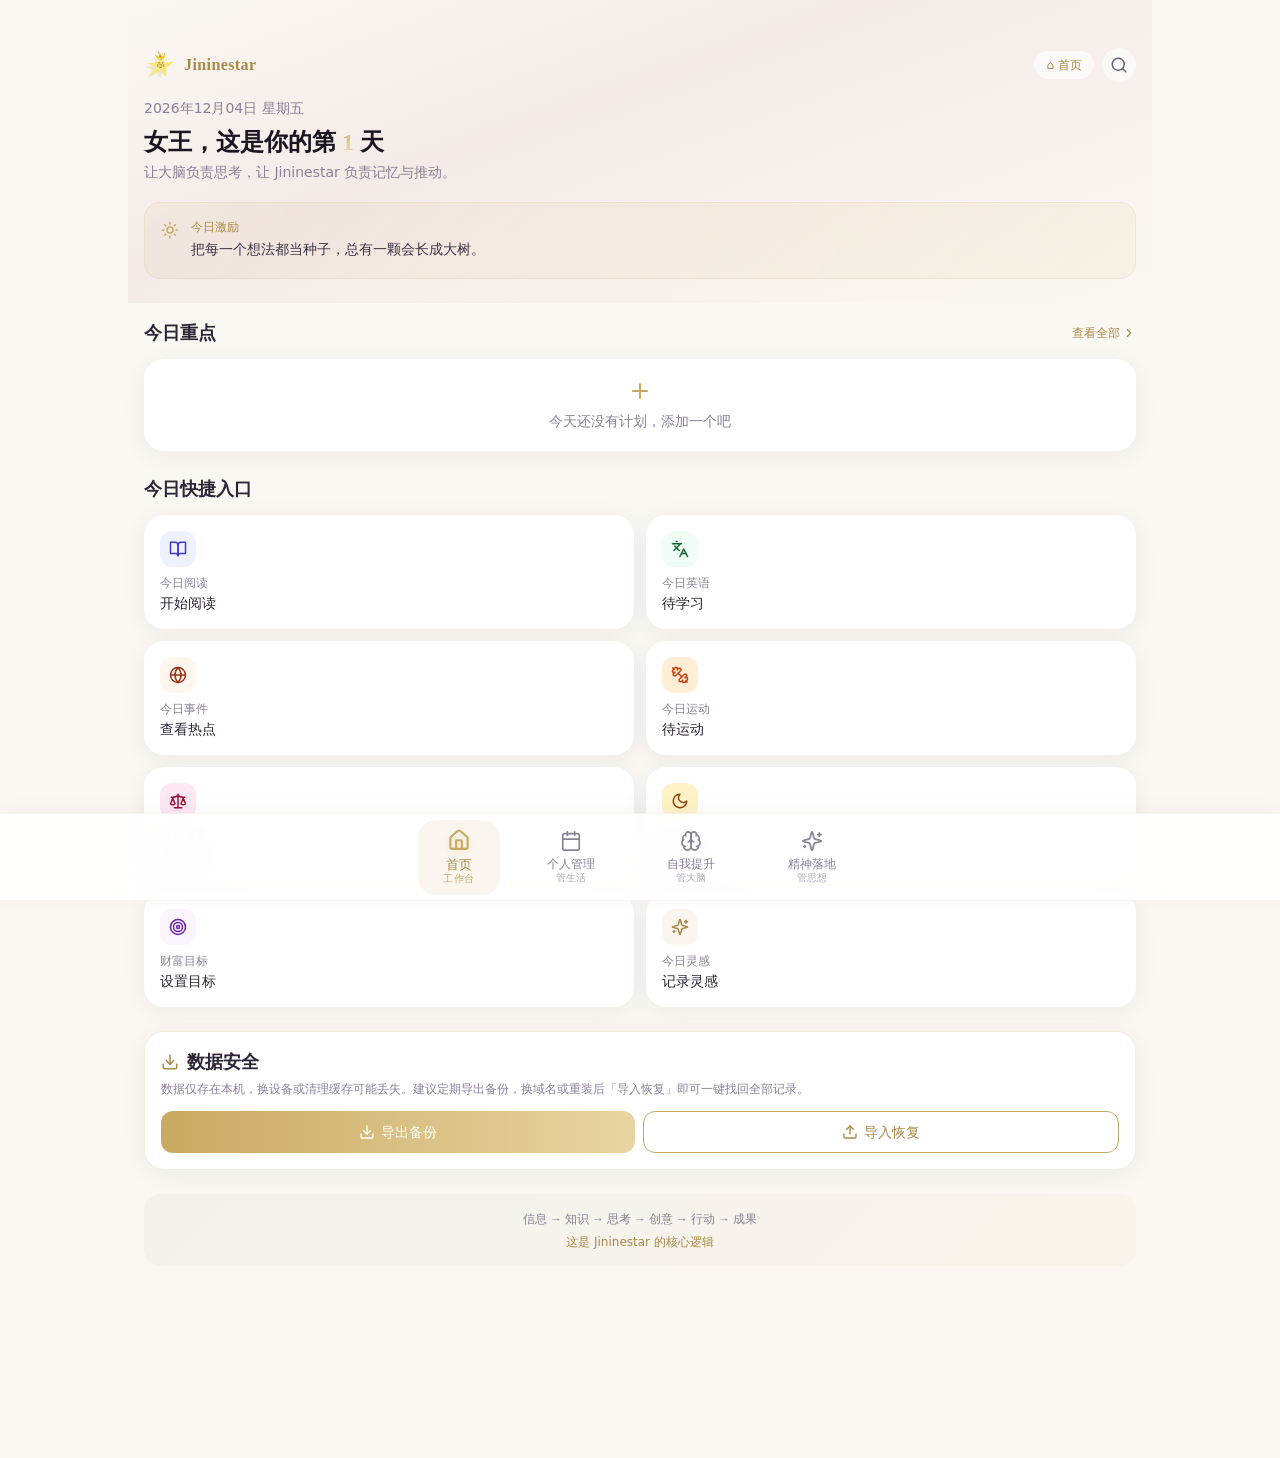
<file: index.html>
<!DOCTYPE html>
<html lang="zh-CN">
  <head>
    <meta charset="UTF-8" />
    <link rel="icon" type="image/png" href="./favicon-32.png" />
    <link rel="apple-touch-icon" href="./apple-touch-icon.png" />
    <link rel="manifest" href="./manifest.json" />
    <meta name="viewport" content="width=device-width, initial-scale=1.0, maximum-scale=1.0, user-scalable=no, viewport-fit=cover" />
    <meta name="theme-color" content="#FBF8F3" />
    <meta name="background-color" content="#FBF8F3" />
    <meta name="apple-mobile-web-app-capable" content="yes" />
    <meta name="apple-mobile-web-app-status-bar-style" content="default" />
    <meta name="apple-mobile-web-app-title" content="Jininestar" />
    <meta name="mobile-web-app-capable" content="yes" />
    <meta name="application-name" content="Jininestar" />
    <meta name="description" content="个人大脑与生活管理工作台" />
    <link rel="apple-touch-startup-image" href="./apple-splash-1290-2796.png" media="(device-width: 430px) and (device-height: 932px) and (-webkit-device-pixel-ratio: 3) and (orientation: portrait)" />
    <link rel="apple-touch-startup-image" href="./apple-splash-1179-2556.png" media="(device-width: 393px) and (device-height: 852px) and (-webkit-device-pixel-ratio: 3) and (orientation: portrait)" />
    <link rel="apple-touch-startup-image" href="./apple-splash-1170-2532.png" media="(device-width: 390px) and (device-height: 844px) and (-webkit-device-pixel-ratio: 3) and (orientation: portrait)" />
    <link rel="apple-touch-startup-image" href="./apple-splash-1125-2436.png" media="(device-width: 375px) and (device-height: 812px) and (-webkit-device-pixel-ratio: 3) and (orientation: portrait)" />
    <link rel="apple-touch-startup-image" href="./apple-splash-750-1334.png" media="(device-width: 375px) and (device-height: 667px) and (-webkit-device-pixel-ratio: 2) and (orientation: portrait)" />
    <link rel="apple-touch-startup-image" href="./apple-splash-1242-2208.png" media="(device-width: 414px) and (device-height: 736px) and (-webkit-device-pixel-ratio: 3) and (orientation: portrait)" />
    <title>Jininestar | 个人大脑与生活管理工作台</title>
    <style>
      /* 自绘启动屏覆盖层：1s 后由 main.jsx 触发淡出（与 iOS 系统启动屏 apple-splash-* 同步） */
      #__splash__ {
        position: fixed;
        inset: 0;
        z-index: 9999;
        background: #FBF8F3;
        display: flex;
        align-items: center;
        justify-content: center;
        opacity: 1;
        transition: opacity 0.4s ease;
        pointer-events: none;
      }
      #__splash__.is-fading { opacity: 0; }
      #__splash__ img {
        width: 100%;
        height: 100%;
        -o-object-fit: cover;
           object-fit: cover;
        display: block;
      }
    </style>
    <script type="module" crossorigin src="./assets/index-BQ5hcGul.js"></script>
    <link rel="stylesheet" crossorigin href="./assets/index-ClM014xU.css">
  </head>
  <body>
    <div id="__splash__" aria-hidden="true">
      <img src="./splash.png" alt="Jininestar" decoding="async">
    </div>
    <div id="root"></div>
  </body>
</html>
</file>
<file: assets/index-ClM014xU.css>
*,:before,:after{--tw-border-spacing-x: 0;--tw-border-spacing-y: 0;--tw-translate-x: 0;--tw-translate-y: 0;--tw-rotate: 0;--tw-skew-x: 0;--tw-skew-y: 0;--tw-scale-x: 1;--tw-scale-y: 1;--tw-pan-x: ;--tw-pan-y: ;--tw-pinch-zoom: ;--tw-scroll-snap-strictness: proximity;--tw-gradient-from-position: ;--tw-gradient-via-position: ;--tw-gradient-to-position: ;--tw-ordinal: ;--tw-slashed-zero: ;--tw-numeric-figure: ;--tw-numeric-spacing: ;--tw-numeric-fraction: ;--tw-ring-inset: ;--tw-ring-offset-width: 0px;--tw-ring-offset-color: #fff;--tw-ring-color: rgb(59 130 246 / .5);--tw-ring-offset-shadow: 0 0 #0000;--tw-ring-shadow: 0 0 #0000;--tw-shadow: 0 0 #0000;--tw-shadow-colored: 0 0 #0000;--tw-blur: ;--tw-brightness: ;--tw-contrast: ;--tw-grayscale: ;--tw-hue-rotate: ;--tw-invert: ;--tw-saturate: ;--tw-sepia: ;--tw-drop-shadow: ;--tw-backdrop-blur: ;--tw-backdrop-brightness: ;--tw-backdrop-contrast: ;--tw-backdrop-grayscale: ;--tw-backdrop-hue-rotate: ;--tw-backdrop-invert: ;--tw-backdrop-opacity: ;--tw-backdrop-saturate: ;--tw-backdrop-sepia: ;--tw-contain-size: ;--tw-contain-layout: ;--tw-contain-paint: ;--tw-contain-style: }::backdrop{--tw-border-spacing-x: 0;--tw-border-spacing-y: 0;--tw-translate-x: 0;--tw-translate-y: 0;--tw-rotate: 0;--tw-skew-x: 0;--tw-skew-y: 0;--tw-scale-x: 1;--tw-scale-y: 1;--tw-pan-x: ;--tw-pan-y: ;--tw-pinch-zoom: ;--tw-scroll-snap-strictness: proximity;--tw-gradient-from-position: ;--tw-gradient-via-position: ;--tw-gradient-to-position: ;--tw-ordinal: ;--tw-slashed-zero: ;--tw-numeric-figure: ;--tw-numeric-spacing: ;--tw-numeric-fraction: ;--tw-ring-inset: ;--tw-ring-offset-width: 0px;--tw-ring-offset-color: #fff;--tw-ring-color: rgb(59 130 246 / .5);--tw-ring-offset-shadow: 0 0 #0000;--tw-ring-shadow: 0 0 #0000;--tw-shadow: 0 0 #0000;--tw-shadow-colored: 0 0 #0000;--tw-blur: ;--tw-brightness: ;--tw-contrast: ;--tw-grayscale: ;--tw-hue-rotate: ;--tw-invert: ;--tw-saturate: ;--tw-sepia: ;--tw-drop-shadow: ;--tw-backdrop-blur: ;--tw-backdrop-brightness: ;--tw-backdrop-contrast: ;--tw-backdrop-grayscale: ;--tw-backdrop-hue-rotate: ;--tw-backdrop-invert: ;--tw-backdrop-opacity: ;--tw-backdrop-saturate: ;--tw-backdrop-sepia: ;--tw-contain-size: ;--tw-contain-layout: ;--tw-contain-paint: ;--tw-contain-style: }*,:before,:after{box-sizing:border-box;border-width:0;border-style:solid;border-color:#e5e7eb}:before,:after{--tw-content: ""}html,:host{line-height:1.5;-webkit-text-size-adjust:100%;-moz-tab-size:4;-o-tab-size:4;tab-size:4;font-family:PingFang SC,Microsoft YaHei,Hiragino Sans GB,-apple-system,system-ui,sans-serif;font-feature-settings:normal;font-variation-settings:normal;-webkit-tap-highlight-color:transparent}body{margin:0;line-height:inherit}hr{height:0;color:inherit;border-top-width:1px}abbr:where([title]){-webkit-text-decoration:underline dotted;text-decoration:underline dotted}h1,h2,h3,h4,h5,h6{font-size:inherit;font-weight:inherit}a{color:inherit;text-decoration:inherit}b,strong{font-weight:bolder}code,kbd,samp,pre{font-family:ui-monospace,SFMono-Regular,Menlo,Monaco,Consolas,Liberation Mono,Courier New,monospace;font-feature-settings:normal;font-variation-settings:normal;font-size:1em}small{font-size:80%}sub,sup{font-size:75%;line-height:0;position:relative;vertical-align:baseline}sub{bottom:-.25em}sup{top:-.5em}table{text-indent:0;border-color:inherit;border-collapse:collapse}button,input,optgroup,select,textarea{font-family:inherit;font-feature-settings:inherit;font-variation-settings:inherit;font-size:100%;font-weight:inherit;line-height:inherit;letter-spacing:inherit;color:inherit;margin:0;padding:0}button,select{text-transform:none}button,input:where([type=button]),input:where([type=reset]),input:where([type=submit]){-webkit-appearance:button;background-color:transparent;background-image:none}:-moz-focusring{outline:auto}:-moz-ui-invalid{box-shadow:none}progress{vertical-align:baseline}::-webkit-inner-spin-button,::-webkit-outer-spin-button{height:auto}[type=search]{-webkit-appearance:textfield;outline-offset:-2px}::-webkit-search-decoration{-webkit-appearance:none}::-webkit-file-upload-button{-webkit-appearance:button;font:inherit}summary{display:list-item}blockquote,dl,dd,h1,h2,h3,h4,h5,h6,hr,figure,p,pre{margin:0}fieldset{margin:0;padding:0}legend{padding:0}ol,ul,menu{list-style:none;margin:0;padding:0}dialog{padding:0}textarea{resize:vertical}input::-moz-placeholder,textarea::-moz-placeholder{opacity:1;color:#9ca3af}input::placeholder,textarea::placeholder{opacity:1;color:#9ca3af}button,[role=button]{cursor:pointer}:disabled{cursor:default}img,svg,video,canvas,audio,iframe,embed,object{display:block;vertical-align:middle}img,video{max-width:100%;height:auto}[hidden]:where(:not([hidden=until-found])){display:none}*{-webkit-tap-highlight-color:transparent;box-sizing:border-box}html{-webkit-text-size-adjust:100%;scroll-behavior:smooth}body{margin:0;padding:0;font-family:PingFang SC,Microsoft YaHei,Hiragino Sans GB,-apple-system,system-ui,sans-serif;background:#fbf8f3;color:#1a1520;-webkit-font-smoothing:antialiased;-moz-osx-font-smoothing:grayscale;overscroll-behavior:none}#root{min-height:100vh;min-height:100dvh}::-webkit-scrollbar{width:4px;height:4px}::-webkit-scrollbar-track{background:transparent}::-webkit-scrollbar-thumb{background:#c9a9614d;border-radius:4px}::-webkit-scrollbar-thumb:hover{background:#c9a96180}.brand-gradient-text{background:linear-gradient(135deg,#c9a961,#e8d5a3,#c9a961);background-size:200% 100%;-webkit-background-clip:text;-webkit-text-fill-color:transparent;background-clip:text;animation:shimmer 3s linear infinite}.gold-card{background:linear-gradient(135deg,#c9a96114,#e8d5a31f);border:1px solid rgba(201,169,97,.2)}.btn-primary{background:linear-gradient(135deg,#c9a961,#a88947);color:#fff;font-weight:500;border-radius:.875rem;transition:all .3s ease;box-shadow:0 4px 14px #c9a9614d}.btn-primary:hover{transform:translateY(-1px);box-shadow:0 6px 20px #c9a96166}.btn-primary:active{transform:translateY(0)}.btn-ghost{background:#c9a96114;color:#a88947;font-weight:500;border-radius:.875rem;transition:all .25s ease;border:1px solid rgba(201,169,97,.15)}.btn-ghost:hover{background:#c9a96124}.tag{display:inline-flex;align-items:center;padding:.15rem .6rem;border-radius:9999px;font-size:.7rem;font-weight:500;line-height:1.4}.input-field{width:100%;padding:.7rem 1rem;border-radius:.75rem;border:1.5px solid #ede9f0;background:#fff;font-size:.95rem;color:#1a1520;transition:all .25s ease;outline:none;height:2.875rem;min-height:2.875rem;box-sizing:border-box;line-height:1.4}.input-field[type=date],.input-field[type=time]{-webkit-appearance:none;-moz-appearance:none;appearance:none;padding-top:.55rem;padding-bottom:.55rem}.input-field:focus{border-color:#c9a961;box-shadow:0 0 0 3px #c9a9611f}.input-field::-moz-placeholder{color:#b0a8b8}.input-field::placeholder{color:#b0a8b8}.card{background:#fff;border-radius:1.25rem;box-shadow:0 4px 24px #1a15200f;transition:all .3s ease}.section-title{font-family:Songti SC,SimSun,STSong,Georgia,serif;font-weight:600;color:#2d2535}.safe-bottom{padding-bottom:env(safe-area-inset-bottom,0px)}.no-scrollbar::-webkit-scrollbar{display:none}.no-scrollbar{-ms-overflow-style:none;scrollbar-width:none}.pointer-events-none{pointer-events:none}.pointer-events-auto{pointer-events:auto}.static{position:static}.fixed{position:fixed}.absolute{position:absolute}.relative{position:relative}.sticky{position:sticky}.inset-0{top:0;right:0;bottom:0;left:0}.-right-1{right:-.25rem}.-right-1\.5{right:-.375rem}.-top-1{top:-.25rem}.-top-1\.5{top:-.375rem}.bottom-0{bottom:0}.bottom-1{bottom:.25rem}.bottom-24{bottom:6rem}.left-0{left:0}.left-0\.5{left:.125rem}.left-3{left:.75rem}.right-0{right:0}.right-1{right:.25rem}.right-2{right:.5rem}.right-3{right:.75rem}.right-4{right:1rem}.top-0{top:0}.top-0\.5{top:.125rem}.top-1{top:.25rem}.top-1\/2{top:50%}.top-2{top:.5rem}.top-3{top:.75rem}.z-10{z-index:10}.z-20{z-index:20}.z-30{z-index:30}.z-40{z-index:40}.z-50{z-index:50}.z-\[100\]{z-index:100}.z-\[110\]{z-index:110}.z-\[200\]{z-index:200}.mx-auto{margin-left:auto;margin-right:auto}.mb-0\.5{margin-bottom:.125rem}.mb-1{margin-bottom:.25rem}.mb-1\.5{margin-bottom:.375rem}.mb-2{margin-bottom:.5rem}.mb-3{margin-bottom:.75rem}.mb-4{margin-bottom:1rem}.mb-5{margin-bottom:1.25rem}.mb-6{margin-bottom:1.5rem}.mb-8{margin-bottom:2rem}.ml-1{margin-left:.25rem}.ml-2{margin-left:.5rem}.ml-8{margin-left:2rem}.ml-auto{margin-left:auto}.mr-0\.5{margin-right:.125rem}.mr-1{margin-right:.25rem}.mr-3{margin-right:.75rem}.mt-0\.5{margin-top:.125rem}.mt-1{margin-top:.25rem}.mt-1\.5{margin-top:.375rem}.mt-2{margin-top:.5rem}.mt-3{margin-top:.75rem}.mt-4{margin-top:1rem}.mt-5{margin-top:1.25rem}.mt-6{margin-top:1.5rem}.mt-8{margin-top:2rem}.line-clamp-1{overflow:hidden;display:-webkit-box;-webkit-box-orient:vertical;-webkit-line-clamp:1}.line-clamp-2{overflow:hidden;display:-webkit-box;-webkit-box-orient:vertical;-webkit-line-clamp:2}.line-clamp-3{overflow:hidden;display:-webkit-box;-webkit-box-orient:vertical;-webkit-line-clamp:3}.block{display:block}.inline-block{display:inline-block}.inline{display:inline}.flex{display:flex}.inline-flex{display:inline-flex}.grid{display:grid}.hidden{display:none}.aspect-\[3\/4\]{aspect-ratio:3/4}.aspect-square{aspect-ratio:1 / 1}.h-1{height:.25rem}.h-1\.5{height:.375rem}.h-10{height:2.5rem}.h-12{height:3rem}.h-14{height:3.5rem}.h-16{height:4rem}.h-2{height:.5rem}.h-20{height:5rem}.h-24{height:6rem}.h-28{height:7rem}.h-4{height:1rem}.h-5{height:1.25rem}.h-6{height:1.5rem}.h-7{height:1.75rem}.h-8{height:2rem}.h-9{height:2.25rem}.h-full{height:100%}.max-h-\[82vh\]{max-height:82vh}.min-h-\[40vh\]{min-height:40vh}.min-h-screen{min-height:100vh}.w-0\.5{width:.125rem}.w-1{width:.25rem}.w-10{width:2.5rem}.w-11{width:2.75rem}.w-12{width:3rem}.w-14{width:3.5rem}.w-16{width:4rem}.w-20{width:5rem}.w-4{width:1rem}.w-5{width:1.25rem}.w-6{width:1.5rem}.w-7{width:1.75rem}.w-8{width:2rem}.w-9{width:2.25rem}.w-\[72px\]{width:72px}.w-full{width:100%}.min-w-0{min-width:0px}.min-w-\[20px\]{min-width:20px}.max-w-lg{max-width:32rem}.max-w-md{max-width:28rem}.max-w-sm{max-width:24rem}.max-w-xs{max-width:20rem}.flex-1{flex:1 1 0%}.flex-shrink-0,.shrink-0{flex-shrink:0}.-translate-y-1\/2{--tw-translate-y: -50%;transform:translate(var(--tw-translate-x),var(--tw-translate-y)) rotate(var(--tw-rotate)) skew(var(--tw-skew-x)) skewY(var(--tw-skew-y)) scaleX(var(--tw-scale-x)) scaleY(var(--tw-scale-y))}.translate-x-5{--tw-translate-x: 1.25rem;transform:translate(var(--tw-translate-x),var(--tw-translate-y)) rotate(var(--tw-rotate)) skew(var(--tw-skew-x)) skewY(var(--tw-skew-y)) scaleX(var(--tw-scale-x)) scaleY(var(--tw-scale-y))}.scale-105{--tw-scale-x: 1.05;--tw-scale-y: 1.05;transform:translate(var(--tw-translate-x),var(--tw-translate-y)) rotate(var(--tw-rotate)) skew(var(--tw-skew-x)) skewY(var(--tw-skew-y)) scaleX(var(--tw-scale-x)) scaleY(var(--tw-scale-y))}.scale-95{--tw-scale-x: .95;--tw-scale-y: .95;transform:translate(var(--tw-translate-x),var(--tw-translate-y)) rotate(var(--tw-rotate)) skew(var(--tw-skew-x)) skewY(var(--tw-skew-y)) scaleX(var(--tw-scale-x)) scaleY(var(--tw-scale-y))}.transform{transform:translate(var(--tw-translate-x),var(--tw-translate-y)) rotate(var(--tw-rotate)) skew(var(--tw-skew-x)) skewY(var(--tw-skew-y)) scaleX(var(--tw-scale-x)) scaleY(var(--tw-scale-y))}.animate-fade-in{animation:fadeIn .5s ease-out}@keyframes spin{to{transform:rotate(360deg)}}.animate-spin{animation:spin 1s linear infinite}.cursor-not-allowed{cursor:not-allowed}.cursor-pointer{cursor:pointer}.resize-none{resize:none}.resize{resize:both}.grid-cols-2{grid-template-columns:repeat(2,minmax(0,1fr))}.grid-cols-3{grid-template-columns:repeat(3,minmax(0,1fr))}.grid-cols-7{grid-template-columns:repeat(7,minmax(0,1fr))}.flex-col{flex-direction:column}.flex-wrap{flex-wrap:wrap}.items-start{align-items:flex-start}.items-end{align-items:flex-end}.items-center{align-items:center}.items-baseline{align-items:baseline}.justify-center{justify-content:center}.justify-between{justify-content:space-between}.justify-around{justify-content:space-around}.gap-0\.5{gap:.125rem}.gap-1{gap:.25rem}.gap-1\.5{gap:.375rem}.gap-2{gap:.5rem}.gap-2\.5{gap:.625rem}.gap-3{gap:.75rem}.gap-4{gap:1rem}.gap-6{gap:1.5rem}.space-y-0\.5>:not([hidden])~:not([hidden]){--tw-space-y-reverse: 0;margin-top:calc(.125rem * calc(1 - var(--tw-space-y-reverse)));margin-bottom:calc(.125rem * var(--tw-space-y-reverse))}.space-y-1>:not([hidden])~:not([hidden]){--tw-space-y-reverse: 0;margin-top:calc(.25rem * calc(1 - var(--tw-space-y-reverse)));margin-bottom:calc(.25rem * var(--tw-space-y-reverse))}.space-y-1\.5>:not([hidden])~:not([hidden]){--tw-space-y-reverse: 0;margin-top:calc(.375rem * calc(1 - var(--tw-space-y-reverse)));margin-bottom:calc(.375rem * var(--tw-space-y-reverse))}.space-y-2>:not([hidden])~:not([hidden]){--tw-space-y-reverse: 0;margin-top:calc(.5rem * calc(1 - var(--tw-space-y-reverse)));margin-bottom:calc(.5rem * var(--tw-space-y-reverse))}.space-y-2\.5>:not([hidden])~:not([hidden]){--tw-space-y-reverse: 0;margin-top:calc(.625rem * calc(1 - var(--tw-space-y-reverse)));margin-bottom:calc(.625rem * var(--tw-space-y-reverse))}.space-y-3>:not([hidden])~:not([hidden]){--tw-space-y-reverse: 0;margin-top:calc(.75rem * calc(1 - var(--tw-space-y-reverse)));margin-bottom:calc(.75rem * var(--tw-space-y-reverse))}.space-y-4>:not([hidden])~:not([hidden]){--tw-space-y-reverse: 0;margin-top:calc(1rem * calc(1 - var(--tw-space-y-reverse)));margin-bottom:calc(1rem * var(--tw-space-y-reverse))}.self-stretch{align-self:stretch}.overflow-hidden{overflow:hidden}.overflow-x-auto{overflow-x:auto}.overflow-y-auto{overflow-y:auto}.truncate{overflow:hidden;text-overflow:ellipsis;white-space:nowrap}.whitespace-nowrap{white-space:nowrap}.whitespace-pre-line{white-space:pre-line}.whitespace-pre-wrap{white-space:pre-wrap}.break-all{word-break:break-all}.rounded-2xl{border-radius:1rem}.rounded-3xl{border-radius:1.5rem}.rounded-full{border-radius:9999px}.rounded-lg{border-radius:.5rem}.rounded-md{border-radius:.375rem}.rounded-xl{border-radius:.75rem}.rounded-t-3xl{border-top-left-radius:1.5rem;border-top-right-radius:1.5rem}.rounded-t-md{border-top-left-radius:.375rem;border-top-right-radius:.375rem}.border{border-width:1px}.border-2{border-width:2px}.border-b{border-bottom-width:1px}.border-t{border-top-width:1px}.border-dashed{border-style:dashed}.border-brand-goldSoft{border-color:#c9a9611f}.border-green-100{--tw-border-opacity: 1;border-color:rgb(220 252 231 / var(--tw-border-opacity, 1))}.border-ink-100{--tw-border-opacity: 1;border-color:rgb(237 233 240 / var(--tw-border-opacity, 1))}.border-ink-200{--tw-border-opacity: 1;border-color:rgb(212 205 217 / var(--tw-border-opacity, 1))}.border-ink-50{--tw-border-opacity: 1;border-color:rgb(247 245 249 / var(--tw-border-opacity, 1))}.border-pink-300{--tw-border-opacity: 1;border-color:rgb(249 168 212 / var(--tw-border-opacity, 1))}.border-white\/20{border-color:#fff3}.bg-amber-100{--tw-bg-opacity: 1;background-color:rgb(254 243 199 / var(--tw-bg-opacity, 1))}.bg-amber-50{--tw-bg-opacity: 1;background-color:rgb(255 251 235 / var(--tw-bg-opacity, 1))}.bg-amber-500{--tw-bg-opacity: 1;background-color:rgb(245 158 11 / var(--tw-bg-opacity, 1))}.bg-black\/30{background-color:#0000004d}.bg-black\/40{background-color:#0006}.bg-black\/50{background-color:#00000080}.bg-brand-gold{--tw-bg-opacity: 1;background-color:rgb(201 169 97 / var(--tw-bg-opacity, 1))}.bg-brand-gold\/10{background-color:#c9a9611a}.bg-brand-gold\/20{background-color:#c9a96133}.bg-brand-goldSoft{background-color:#c9a9611f}.bg-cream{--tw-bg-opacity: 1;background-color:rgb(251 248 243 / var(--tw-bg-opacity, 1))}.bg-cream\/50{background-color:#fbf8f380}.bg-cream\/60{background-color:#fbf8f399}.bg-gray-100{--tw-bg-opacity: 1;background-color:rgb(243 244 246 / var(--tw-bg-opacity, 1))}.bg-green-50{--tw-bg-opacity: 1;background-color:rgb(240 253 244 / var(--tw-bg-opacity, 1))}.bg-green-500{--tw-bg-opacity: 1;background-color:rgb(34 197 94 / var(--tw-bg-opacity, 1))}.bg-ink-100{--tw-bg-opacity: 1;background-color:rgb(237 233 240 / var(--tw-bg-opacity, 1))}.bg-ink-200{--tw-bg-opacity: 1;background-color:rgb(212 205 217 / var(--tw-bg-opacity, 1))}.bg-ink-50{--tw-bg-opacity: 1;background-color:rgb(247 245 249 / var(--tw-bg-opacity, 1))}.bg-ink-700{--tw-bg-opacity: 1;background-color:rgb(61 53 72 / var(--tw-bg-opacity, 1))}.bg-orange-50{--tw-bg-opacity: 1;background-color:rgb(255 247 237 / var(--tw-bg-opacity, 1))}.bg-pink-100{--tw-bg-opacity: 1;background-color:rgb(252 231 243 / var(--tw-bg-opacity, 1))}.bg-pink-50{--tw-bg-opacity: 1;background-color:rgb(253 242 248 / var(--tw-bg-opacity, 1))}.bg-pink-500{--tw-bg-opacity: 1;background-color:rgb(236 72 153 / var(--tw-bg-opacity, 1))}.bg-purple-50{--tw-bg-opacity: 1;background-color:rgb(250 245 255 / var(--tw-bg-opacity, 1))}.bg-red-50{--tw-bg-opacity: 1;background-color:rgb(254 242 242 / var(--tw-bg-opacity, 1))}.bg-red-500{--tw-bg-opacity: 1;background-color:rgb(239 68 68 / var(--tw-bg-opacity, 1))}.bg-white{--tw-bg-opacity: 1;background-color:rgb(255 255 255 / var(--tw-bg-opacity, 1))}.bg-white\/10{background-color:#ffffff1a}.bg-white\/60{background-color:#fff9}.bg-white\/70{background-color:#ffffffb3}.bg-white\/80{background-color:#fffc}.bg-white\/90{background-color:#ffffffe6}.bg-white\/95{background-color:#fffffff2}.fill-current{fill:currentColor}.object-cover{-o-object-fit:cover;object-fit:cover}.p-1{padding:.25rem}.p-1\.5{padding:.375rem}.p-2{padding:.5rem}.p-2\.5{padding:.625rem}.p-3{padding:.75rem}.p-4{padding:1rem}.p-5{padding:1.25rem}.p-6{padding:1.5rem}.px-1{padding-left:.25rem;padding-right:.25rem}.px-2{padding-left:.5rem;padding-right:.5rem}.px-2\.5{padding-left:.625rem;padding-right:.625rem}.px-3{padding-left:.75rem;padding-right:.75rem}.px-4{padding-left:1rem;padding-right:1rem}.px-5{padding-left:1.25rem;padding-right:1.25rem}.px-6{padding-left:1.5rem;padding-right:1.5rem}.px-8{padding-left:2rem;padding-right:2rem}.py-0\.5{padding-top:.125rem;padding-bottom:.125rem}.py-1{padding-top:.25rem;padding-bottom:.25rem}.py-1\.5{padding-top:.375rem;padding-bottom:.375rem}.py-12{padding-top:3rem;padding-bottom:3rem}.py-16{padding-top:4rem;padding-bottom:4rem}.py-2{padding-top:.5rem;padding-bottom:.5rem}.py-2\.5{padding-top:.625rem;padding-bottom:.625rem}.py-3{padding-top:.75rem;padding-bottom:.75rem}.py-3\.5{padding-top:.875rem;padding-bottom:.875rem}.py-4{padding-top:1rem;padding-bottom:1rem}.py-8{padding-top:2rem;padding-bottom:2rem}.pb-2{padding-bottom:.5rem}.pb-20{padding-bottom:5rem}.pb-3{padding-bottom:.75rem}.pb-32{padding-bottom:8rem}.pb-4{padding-bottom:1rem}.pb-6{padding-bottom:1.5rem}.pb-8{padding-bottom:2rem}.pl-10{padding-left:2.5rem}.pl-3{padding-left:.75rem}.pl-9{padding-left:2.25rem}.pr-1{padding-right:.25rem}.pr-16{padding-right:4rem}.pr-4{padding-right:1rem}.pt-1{padding-top:.25rem}.pt-12{padding-top:3rem}.pt-16{padding-top:4rem}.pt-2{padding-top:.5rem}.pt-3{padding-top:.75rem}.pt-4{padding-top:1rem}.pt-6{padding-top:1.5rem}.text-left{text-align:left}.text-center{text-align:center}.text-right{text-align:right}.font-serif{font-family:Songti SC,SimSun,STSong,Georgia,serif}.text-2xl{font-size:1.5rem;line-height:2rem}.text-3xl{font-size:1.875rem;line-height:2.25rem}.text-4xl{font-size:2.25rem;line-height:2.5rem}.text-\[10px\]{font-size:10px}.text-\[11px\]{font-size:11px}.text-\[8px\]{font-size:8px}.text-base{font-size:1rem;line-height:1.5rem}.text-lg{font-size:1.125rem;line-height:1.75rem}.text-sm{font-size:.875rem;line-height:1.25rem}.text-xl{font-size:1.25rem;line-height:1.75rem}.text-xs{font-size:.75rem;line-height:1rem}.font-bold{font-weight:700}.font-medium{font-weight:500}.font-semibold{font-weight:600}.italic{font-style:italic}.leading-none{line-height:1}.leading-relaxed{line-height:1.625}.leading-snug{line-height:1.375}.leading-tight{line-height:1.25}.tracking-wide{letter-spacing:.025em}.text-amber-500{--tw-text-opacity: 1;color:rgb(245 158 11 / var(--tw-text-opacity, 1))}.text-amber-600{--tw-text-opacity: 1;color:rgb(217 119 6 / var(--tw-text-opacity, 1))}.text-amber-700{--tw-text-opacity: 1;color:rgb(180 83 9 / var(--tw-text-opacity, 1))}.text-brand-gold{--tw-text-opacity: 1;color:rgb(201 169 97 / var(--tw-text-opacity, 1))}.text-brand-goldDeep{--tw-text-opacity: 1;color:rgb(168 137 71 / var(--tw-text-opacity, 1))}.text-brand-goldLight{--tw-text-opacity: 1;color:rgb(232 213 163 / var(--tw-text-opacity, 1))}.text-gray-600{--tw-text-opacity: 1;color:rgb(75 85 99 / var(--tw-text-opacity, 1))}.text-green-500{--tw-text-opacity: 1;color:rgb(34 197 94 / var(--tw-text-opacity, 1))}.text-green-600{--tw-text-opacity: 1;color:rgb(22 163 74 / var(--tw-text-opacity, 1))}.text-green-700{--tw-text-opacity: 1;color:rgb(21 128 61 / var(--tw-text-opacity, 1))}.text-ink-200{--tw-text-opacity: 1;color:rgb(212 205 217 / var(--tw-text-opacity, 1))}.text-ink-300{--tw-text-opacity: 1;color:rgb(176 168 184 / var(--tw-text-opacity, 1))}.text-ink-400{--tw-text-opacity: 1;color:rgb(138 129 148 / var(--tw-text-opacity, 1))}.text-ink-500{--tw-text-opacity: 1;color:rgb(107 98 117 / var(--tw-text-opacity, 1))}.text-ink-600{--tw-text-opacity: 1;color:rgb(79 70 88 / var(--tw-text-opacity, 1))}.text-ink-700{--tw-text-opacity: 1;color:rgb(61 53 72 / var(--tw-text-opacity, 1))}.text-ink-800{--tw-text-opacity: 1;color:rgb(45 37 53 / var(--tw-text-opacity, 1))}.text-ink-900{--tw-text-opacity: 1;color:rgb(26 21 32 / var(--tw-text-opacity, 1))}.text-orange-500{--tw-text-opacity: 1;color:rgb(249 115 22 / var(--tw-text-opacity, 1))}.text-orange-600{--tw-text-opacity: 1;color:rgb(234 88 12 / var(--tw-text-opacity, 1))}.text-orange-700{--tw-text-opacity: 1;color:rgb(194 65 12 / var(--tw-text-opacity, 1))}.text-pink-400{--tw-text-opacity: 1;color:rgb(244 114 182 / var(--tw-text-opacity, 1))}.text-pink-500{--tw-text-opacity: 1;color:rgb(236 72 153 / var(--tw-text-opacity, 1))}.text-pink-600{--tw-text-opacity: 1;color:rgb(219 39 119 / var(--tw-text-opacity, 1))}.text-purple-600{--tw-text-opacity: 1;color:rgb(147 51 234 / var(--tw-text-opacity, 1))}.text-purple-700{--tw-text-opacity: 1;color:rgb(126 34 206 / var(--tw-text-opacity, 1))}.text-red-300{--tw-text-opacity: 1;color:rgb(252 165 165 / var(--tw-text-opacity, 1))}.text-red-400{--tw-text-opacity: 1;color:rgb(248 113 113 / var(--tw-text-opacity, 1))}.text-red-500{--tw-text-opacity: 1;color:rgb(239 68 68 / var(--tw-text-opacity, 1))}.text-teal-700{--tw-text-opacity: 1;color:rgb(15 118 110 / var(--tw-text-opacity, 1))}.text-white{--tw-text-opacity: 1;color:rgb(255 255 255 / var(--tw-text-opacity, 1))}.text-white\/80{color:#fffc}.line-through{text-decoration-line:line-through}.opacity-10{opacity:.1}.opacity-20{opacity:.2}.opacity-50{opacity:.5}.shadow-float{--tw-shadow: 0 8px 40px rgba(26, 21, 32, .12);--tw-shadow-colored: 0 8px 40px var(--tw-shadow-color);box-shadow:var(--tw-ring-offset-shadow, 0 0 #0000),var(--tw-ring-shadow, 0 0 #0000),var(--tw-shadow)}.shadow-gold{--tw-shadow: 0 4px 20px rgba(201, 169, 97, .25);--tw-shadow-colored: 0 4px 20px var(--tw-shadow-color);box-shadow:var(--tw-ring-offset-shadow, 0 0 #0000),var(--tw-ring-shadow, 0 0 #0000),var(--tw-shadow)}.shadow-md{--tw-shadow: 0 4px 6px -1px rgb(0 0 0 / .1), 0 2px 4px -2px rgb(0 0 0 / .1);--tw-shadow-colored: 0 4px 6px -1px var(--tw-shadow-color), 0 2px 4px -2px var(--tw-shadow-color);box-shadow:var(--tw-ring-offset-shadow, 0 0 #0000),var(--tw-ring-shadow, 0 0 #0000),var(--tw-shadow)}.shadow-sm{--tw-shadow: 0 1px 2px 0 rgb(0 0 0 / .05);--tw-shadow-colored: 0 1px 2px 0 var(--tw-shadow-color);box-shadow:var(--tw-ring-offset-shadow, 0 0 #0000),var(--tw-ring-shadow, 0 0 #0000),var(--tw-shadow)}.outline-none{outline:2px solid transparent;outline-offset:2px}.ring-1{--tw-ring-offset-shadow: var(--tw-ring-inset) 0 0 0 var(--tw-ring-offset-width) var(--tw-ring-offset-color);--tw-ring-shadow: var(--tw-ring-inset) 0 0 0 calc(1px + var(--tw-ring-offset-width)) var(--tw-ring-color);box-shadow:var(--tw-ring-offset-shadow),var(--tw-ring-shadow),var(--tw-shadow, 0 0 #0000)}.ring-2{--tw-ring-offset-shadow: var(--tw-ring-inset) 0 0 0 var(--tw-ring-offset-width) var(--tw-ring-offset-color);--tw-ring-shadow: var(--tw-ring-inset) 0 0 0 calc(2px + var(--tw-ring-offset-width)) var(--tw-ring-color);box-shadow:var(--tw-ring-offset-shadow),var(--tw-ring-shadow),var(--tw-shadow, 0 0 #0000)}.ring-brand-gold{--tw-ring-opacity: 1;--tw-ring-color: rgb(201 169 97 / var(--tw-ring-opacity, 1))}.ring-brand-gold\/40{--tw-ring-color: rgb(201 169 97 / .4)}.blur{--tw-blur: blur(8px);filter:var(--tw-blur) var(--tw-brightness) var(--tw-contrast) var(--tw-grayscale) var(--tw-hue-rotate) var(--tw-invert) var(--tw-saturate) var(--tw-sepia) var(--tw-drop-shadow)}.drop-shadow{--tw-drop-shadow: drop-shadow(0 1px 2px rgb(0 0 0 / .1)) drop-shadow(0 1px 1px rgb(0 0 0 / .06));filter:var(--tw-blur) var(--tw-brightness) var(--tw-contrast) var(--tw-grayscale) var(--tw-hue-rotate) var(--tw-invert) var(--tw-saturate) var(--tw-sepia) var(--tw-drop-shadow)}.filter{filter:var(--tw-blur) var(--tw-brightness) var(--tw-contrast) var(--tw-grayscale) var(--tw-hue-rotate) var(--tw-invert) var(--tw-saturate) var(--tw-sepia) var(--tw-drop-shadow)}.backdrop-blur-lg{--tw-backdrop-blur: blur(16px);-webkit-backdrop-filter:var(--tw-backdrop-blur) var(--tw-backdrop-brightness) var(--tw-backdrop-contrast) var(--tw-backdrop-grayscale) var(--tw-backdrop-hue-rotate) var(--tw-backdrop-invert) var(--tw-backdrop-opacity) var(--tw-backdrop-saturate) var(--tw-backdrop-sepia);backdrop-filter:var(--tw-backdrop-blur) var(--tw-backdrop-brightness) var(--tw-backdrop-contrast) var(--tw-backdrop-grayscale) var(--tw-backdrop-hue-rotate) var(--tw-backdrop-invert) var(--tw-backdrop-opacity) var(--tw-backdrop-saturate) var(--tw-backdrop-sepia)}.backdrop-blur-sm{--tw-backdrop-blur: blur(4px);-webkit-backdrop-filter:var(--tw-backdrop-blur) var(--tw-backdrop-brightness) var(--tw-backdrop-contrast) var(--tw-backdrop-grayscale) var(--tw-backdrop-hue-rotate) var(--tw-backdrop-invert) var(--tw-backdrop-opacity) var(--tw-backdrop-saturate) var(--tw-backdrop-sepia);backdrop-filter:var(--tw-backdrop-blur) var(--tw-backdrop-brightness) var(--tw-backdrop-contrast) var(--tw-backdrop-grayscale) var(--tw-backdrop-hue-rotate) var(--tw-backdrop-invert) var(--tw-backdrop-opacity) var(--tw-backdrop-saturate) var(--tw-backdrop-sepia)}.transition{transition-property:color,background-color,border-color,text-decoration-color,fill,stroke,opacity,box-shadow,transform,filter,backdrop-filter;transition-timing-function:cubic-bezier(.4,0,.2,1);transition-duration:.15s}.transition-all{transition-property:all;transition-timing-function:cubic-bezier(.4,0,.2,1);transition-duration:.15s}.transition-colors{transition-property:color,background-color,border-color,text-decoration-color,fill,stroke;transition-timing-function:cubic-bezier(.4,0,.2,1);transition-duration:.15s}.transition-transform{transition-property:transform;transition-timing-function:cubic-bezier(.4,0,.2,1);transition-duration:.15s}.duration-1000{transition-duration:1s}.duration-300{transition-duration:.3s}.duration-500{transition-duration:.5s}.ease-in-out{transition-timing-function:cubic-bezier(.4,0,.2,1)}.ease-out{transition-timing-function:cubic-bezier(0,0,.2,1)}.tap-highlight-none{-webkit-tap-highlight-color:transparent}.page-container{max-width:480px;margin:0 auto;min-height:100vh;min-height:100dvh}@media (min-width: 768px){.page-container{max-width:768px}}@media (min-width: 1024px){.page-container{max-width:1024px}}@keyframes float{0%,to{transform:translateY(0)}50%{transform:translateY(-12px)}}@keyframes fadeIn{0%{opacity:0}to{opacity:1}}@keyframes slideUp{0%{opacity:0;transform:translateY(20px)}to{opacity:1;transform:translateY(0)}}@keyframes scaleIn{0%{opacity:0;transform:scale(.95)}to{opacity:1;transform:scale(1)}}@keyframes spin{0%{transform:rotate(0)}to{transform:rotate(360deg)}}@keyframes shimmer{0%{background-position:-200% 0}to{background-position:200% 0}}@keyframes crushSpin{0%{transform:scale(1) rotate(0);opacity:1}50%{transform:scale(.8) rotate(180deg);opacity:.6}to{transform:scale(0) rotate(360deg);opacity:0}}.hover\:scale-105:hover{--tw-scale-x: 1.05;--tw-scale-y: 1.05;transform:translate(var(--tw-translate-x),var(--tw-translate-y)) rotate(var(--tw-rotate)) skew(var(--tw-skew-x)) skewY(var(--tw-skew-y)) scaleX(var(--tw-scale-x)) scaleY(var(--tw-scale-y))}.hover\:scale-110:hover{--tw-scale-x: 1.1;--tw-scale-y: 1.1;transform:translate(var(--tw-translate-x),var(--tw-translate-y)) rotate(var(--tw-rotate)) skew(var(--tw-skew-x)) skewY(var(--tw-skew-y)) scaleX(var(--tw-scale-x)) scaleY(var(--tw-scale-y))}.hover\:bg-ink-200:hover{--tw-bg-opacity: 1;background-color:rgb(212 205 217 / var(--tw-bg-opacity, 1))}.hover\:bg-ink-50:hover{--tw-bg-opacity: 1;background-color:rgb(247 245 249 / var(--tw-bg-opacity, 1))}.hover\:bg-pink-200:hover{--tw-bg-opacity: 1;background-color:rgb(251 207 232 / var(--tw-bg-opacity, 1))}.hover\:bg-red-50:hover{--tw-bg-opacity: 1;background-color:rgb(254 242 242 / var(--tw-bg-opacity, 1))}.hover\:bg-white\/60:hover{background-color:#fff9}.hover\:bg-white\/80:hover{background-color:#fffc}.hover\:bg-white\/90:hover{background-color:#ffffffe6}.hover\:text-brand-goldDeep:hover{--tw-text-opacity: 1;color:rgb(168 137 71 / var(--tw-text-opacity, 1))}.hover\:text-pink-700:hover{--tw-text-opacity: 1;color:rgb(190 24 93 / var(--tw-text-opacity, 1))}.hover\:text-red-400:hover{--tw-text-opacity: 1;color:rgb(248 113 113 / var(--tw-text-opacity, 1))}.hover\:shadow-float:hover{--tw-shadow: 0 8px 40px rgba(26, 21, 32, .12);--tw-shadow-colored: 0 8px 40px var(--tw-shadow-color);box-shadow:var(--tw-ring-offset-shadow, 0 0 #0000),var(--tw-ring-shadow, 0 0 #0000),var(--tw-shadow)}.focus\:border-brand-gold:focus{--tw-border-opacity: 1;border-color:rgb(201 169 97 / var(--tw-border-opacity, 1))}.focus\:outline-none:focus{outline:2px solid transparent;outline-offset:2px}.focus\:ring-1:focus{--tw-ring-offset-shadow: var(--tw-ring-inset) 0 0 0 var(--tw-ring-offset-width) var(--tw-ring-offset-color);--tw-ring-shadow: var(--tw-ring-inset) 0 0 0 calc(1px + var(--tw-ring-offset-width)) var(--tw-ring-color);box-shadow:var(--tw-ring-offset-shadow),var(--tw-ring-shadow),var(--tw-shadow, 0 0 #0000)}.focus\:ring-2:focus{--tw-ring-offset-shadow: var(--tw-ring-inset) 0 0 0 var(--tw-ring-offset-width) var(--tw-ring-offset-color);--tw-ring-shadow: var(--tw-ring-inset) 0 0 0 calc(2px + var(--tw-ring-offset-width)) var(--tw-ring-color);box-shadow:var(--tw-ring-offset-shadow),var(--tw-ring-shadow),var(--tw-shadow, 0 0 #0000)}.focus\:ring-brand-gold\/30:focus{--tw-ring-color: rgb(201 169 97 / .3)}.active\:scale-95:active{--tw-scale-x: .95;--tw-scale-y: .95;transform:translate(var(--tw-translate-x),var(--tw-translate-y)) rotate(var(--tw-rotate)) skew(var(--tw-skew-x)) skewY(var(--tw-skew-y)) scaleX(var(--tw-scale-x)) scaleY(var(--tw-scale-y))}.active\:scale-98:active{--tw-scale-x: .98;--tw-scale-y: .98;transform:translate(var(--tw-translate-x),var(--tw-translate-y)) rotate(var(--tw-rotate)) skew(var(--tw-skew-x)) skewY(var(--tw-skew-y)) scaleX(var(--tw-scale-x)) scaleY(var(--tw-scale-y))}.active\:scale-\[0\.99\]:active{--tw-scale-x: .99;--tw-scale-y: .99;transform:translate(var(--tw-translate-x),var(--tw-translate-y)) rotate(var(--tw-rotate)) skew(var(--tw-skew-x)) skewY(var(--tw-skew-y)) scaleX(var(--tw-scale-x)) scaleY(var(--tw-scale-y))}.active\:bg-ink-50:active{--tw-bg-opacity: 1;background-color:rgb(247 245 249 / var(--tw-bg-opacity, 1))}.active\:opacity-70:active{opacity:.7}@media (min-width: 768px){.md\:right-8{right:2rem}}
</file>
